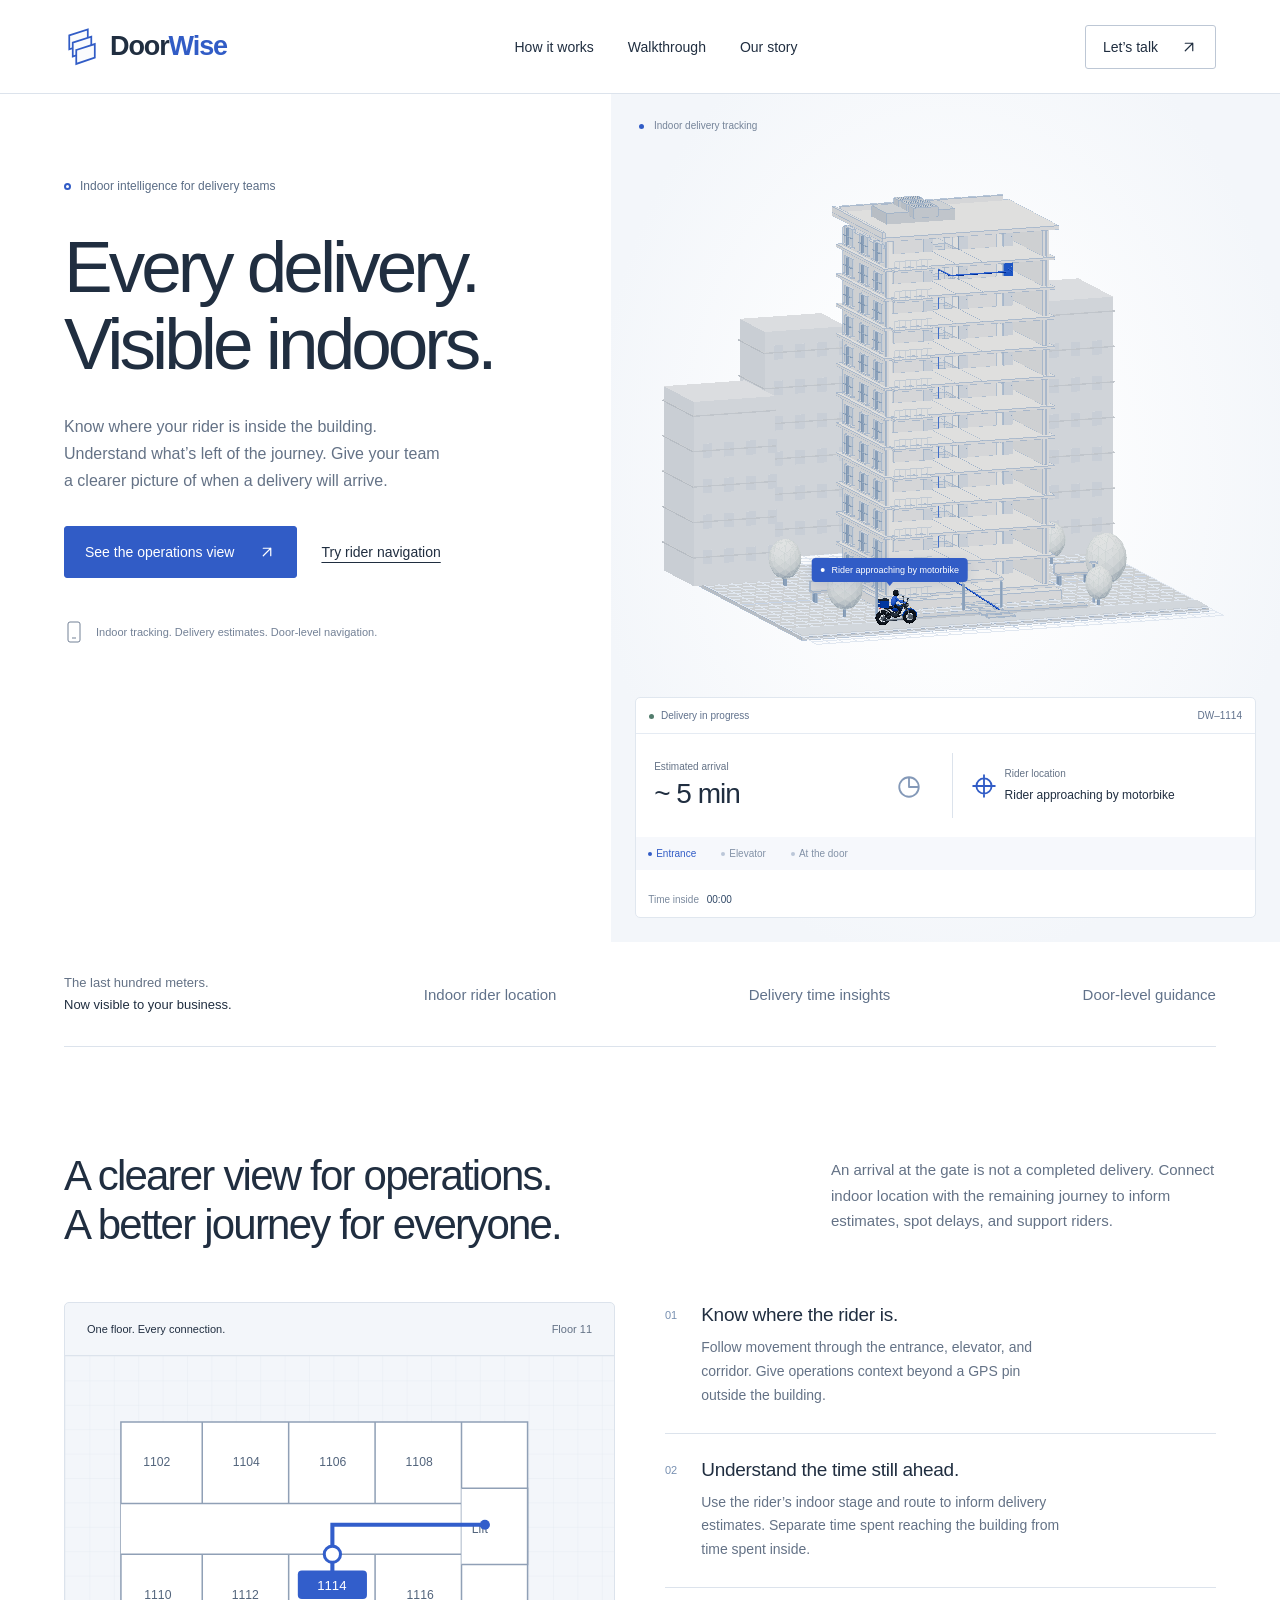
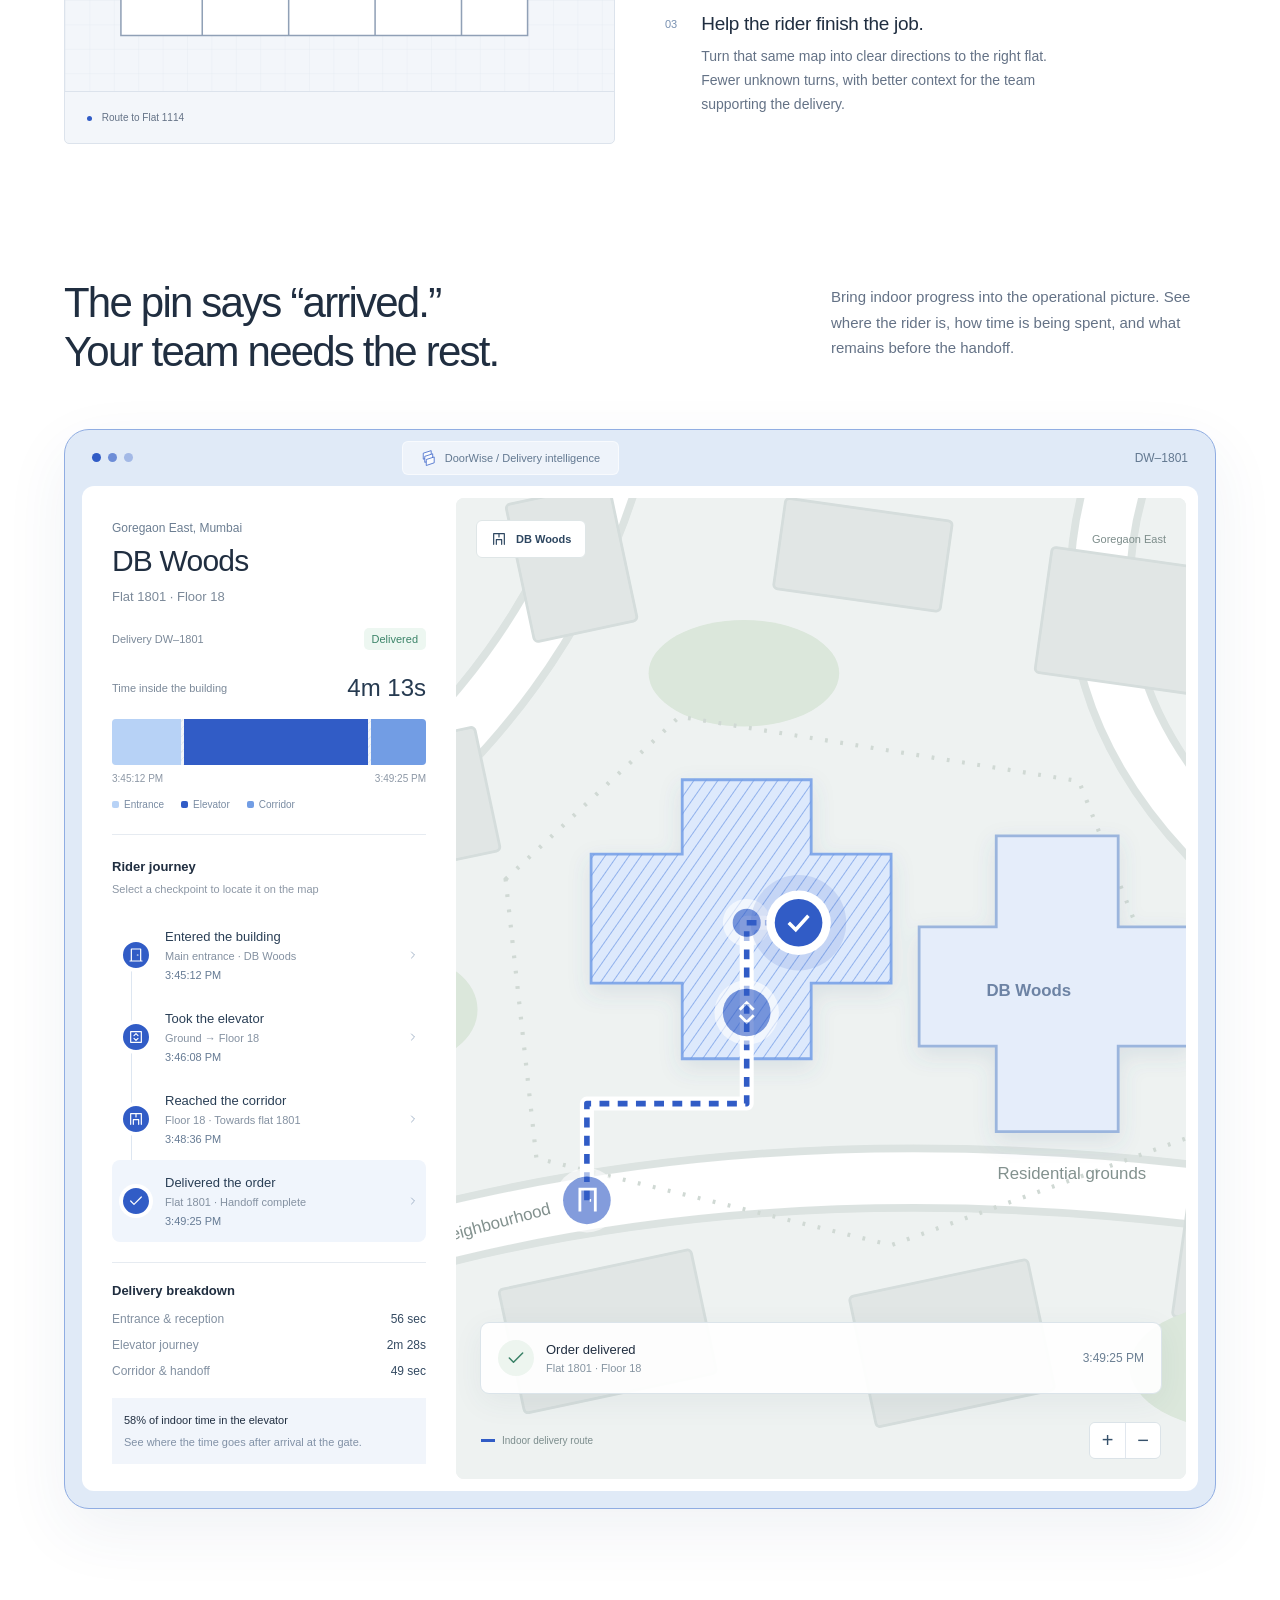
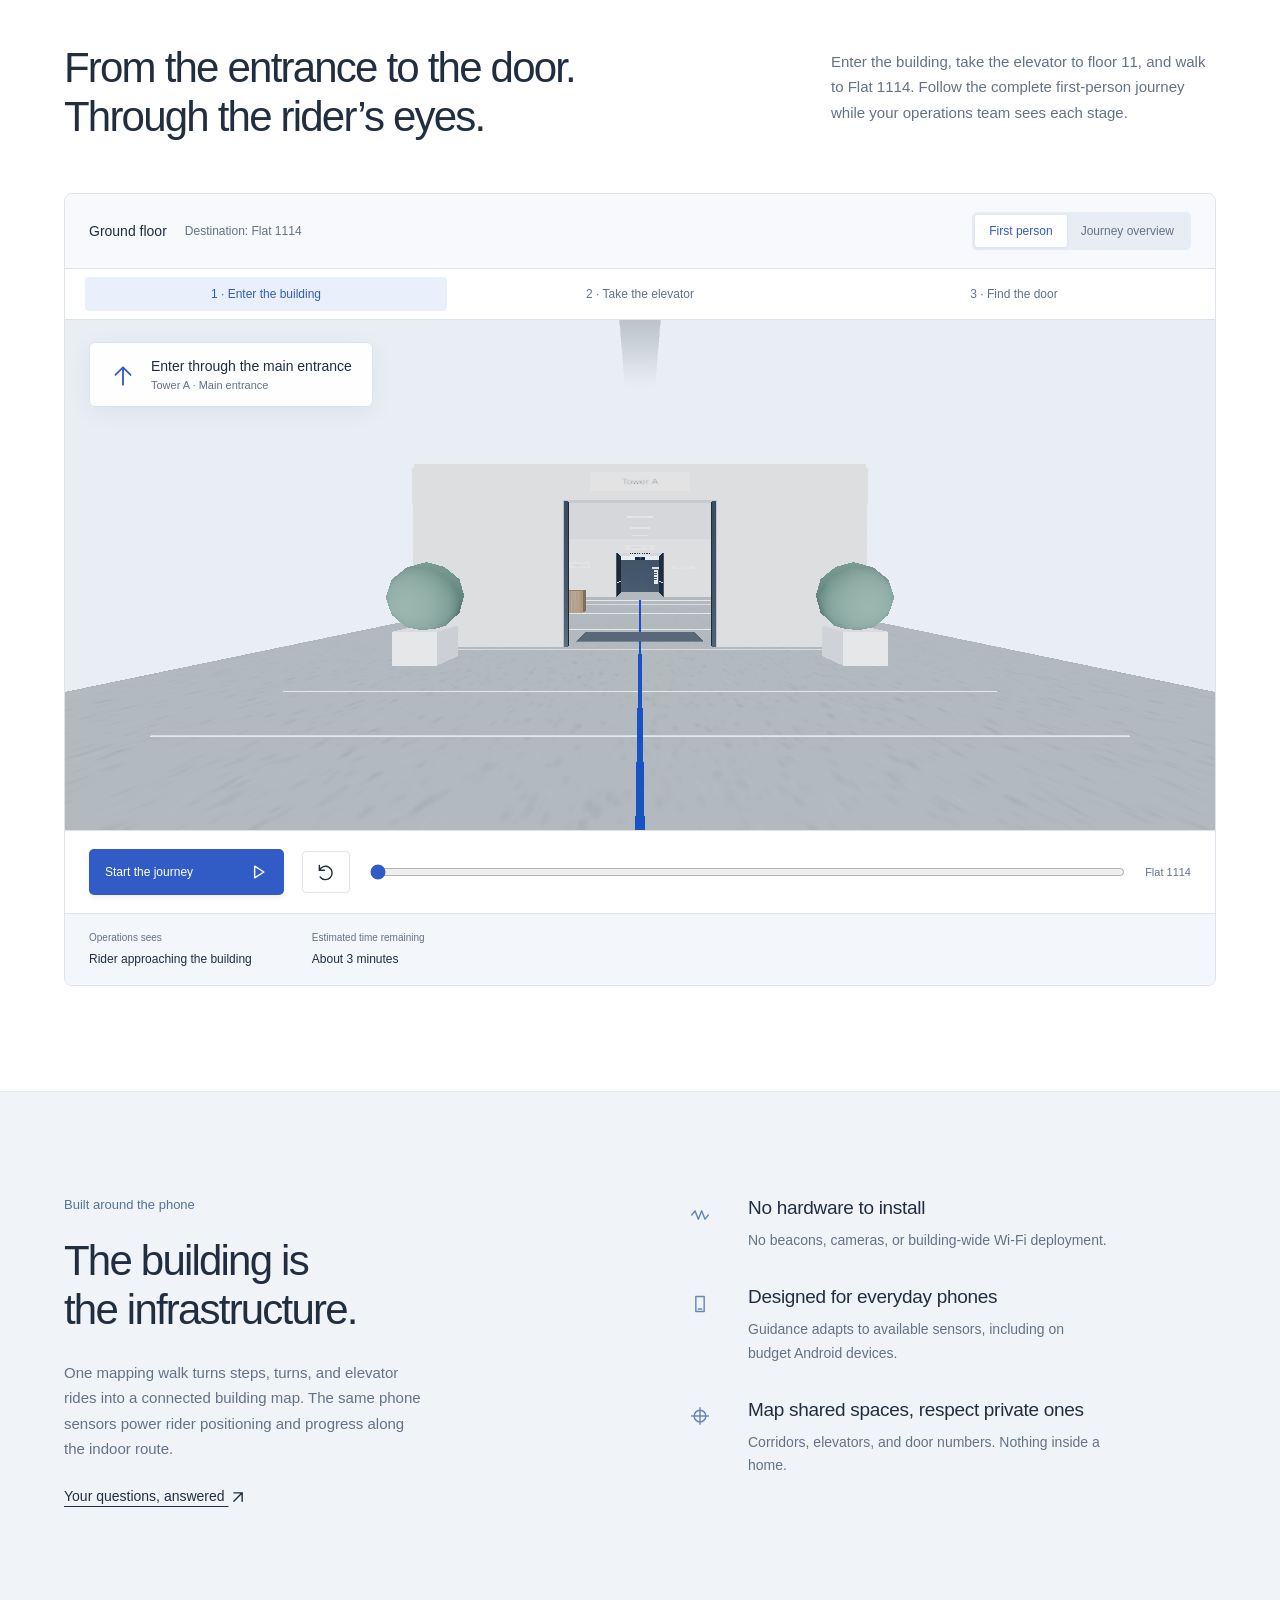
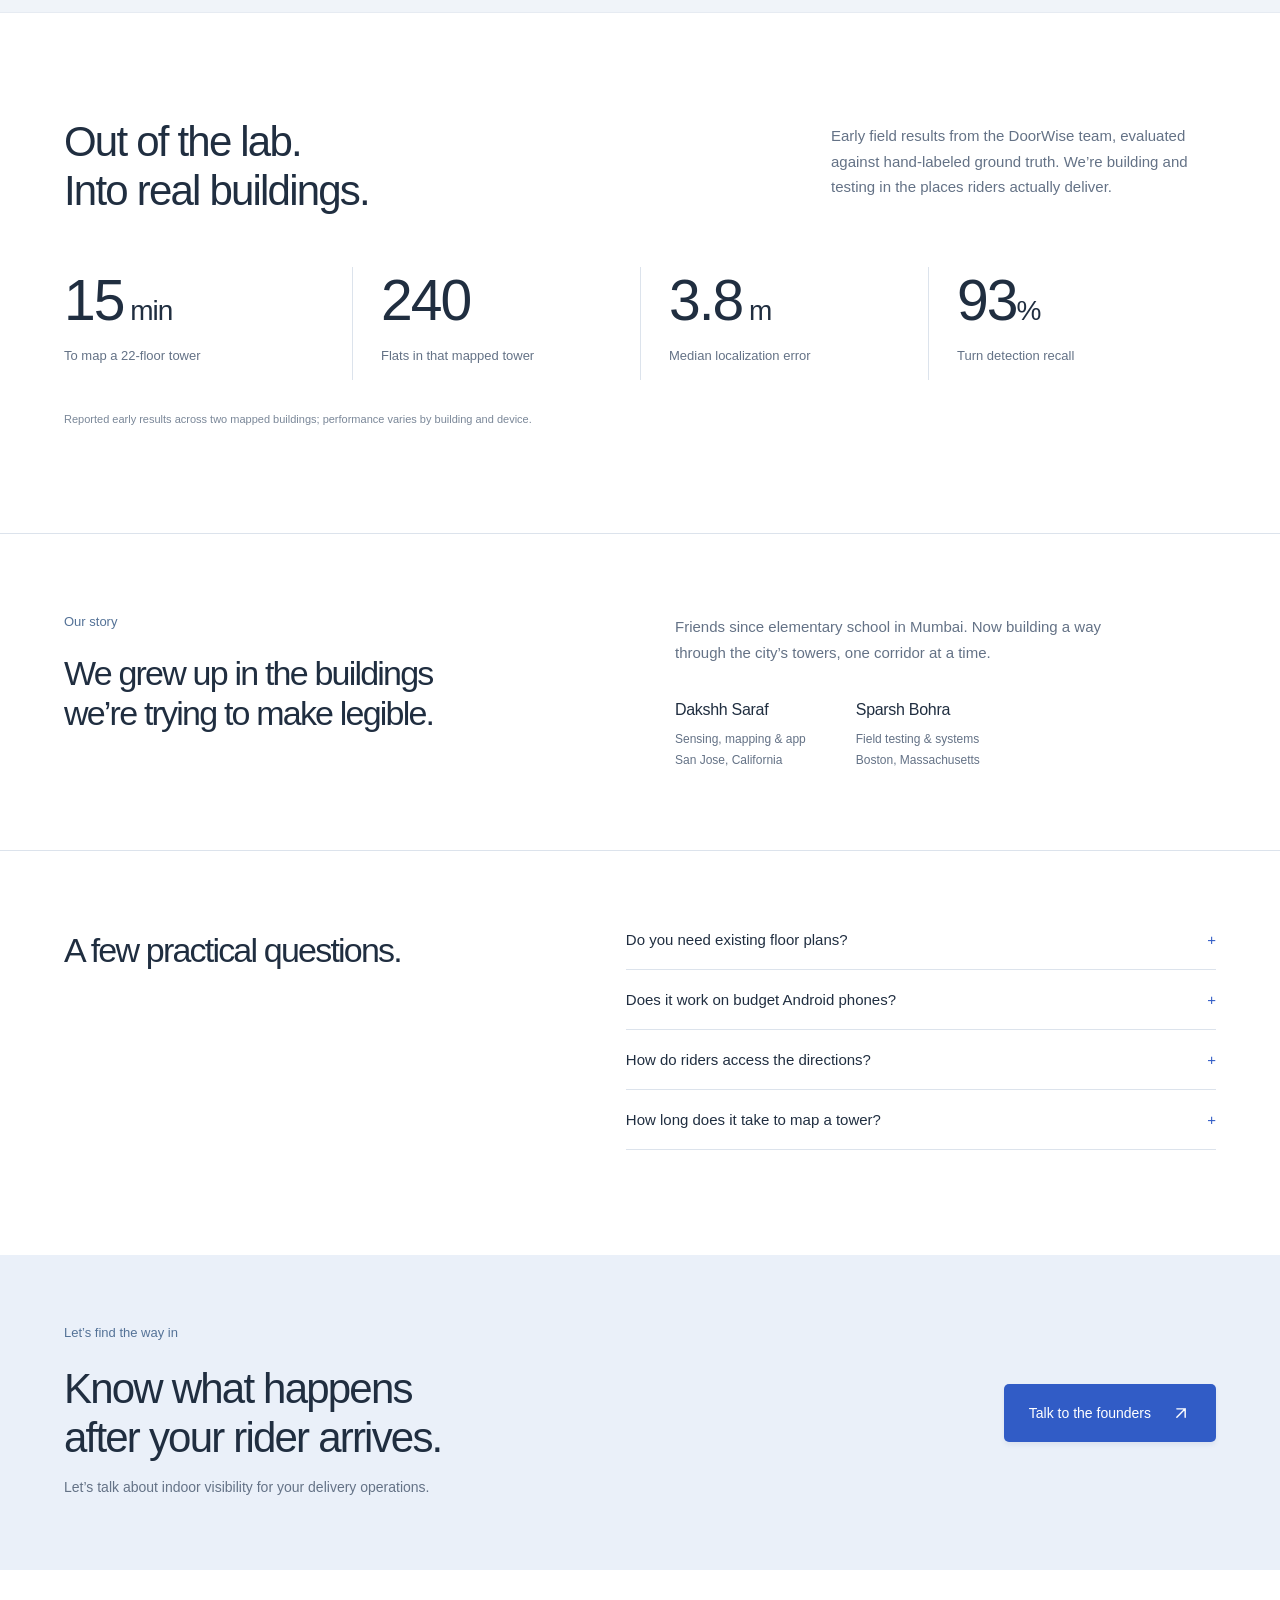
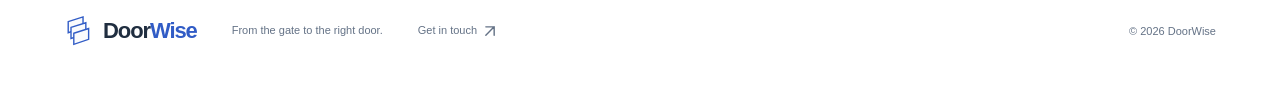
<file: index.html>
<!doctype html>
<html lang="en"><head><meta charset="utf-8"><meta name="viewport" content="width=device-width,initial-scale=1"><title>DoorWise — Indoor visibility for delivery teams</title><meta name="description" content="Track riders indoors, understand delivery progress, and inform arrival estimates with DoorWise."><link rel="stylesheet" href="style.css?v=20967f89d3d1"><link rel="icon" type="image/svg+xml" href="logo-mark.svg"><script type="importmap">{"imports":{"three":"./vendor/three.module.js","three/addons/controls/OrbitControls.js":"./vendor/OrbitControls.js"}}</script></head>
<body><a class="skip" href="#main">Skip to content</a>
<header><a class="brand" href="#" aria-label="DoorWise home"><img class="brand-mark" src="logo-mark.svg" width="35" height="40" alt=""><span class="brand-name">Door<span>Wise</span></span></a><nav aria-label="Main navigation"><a href="#how">How it works</a><a href="#walkthrough">Walkthrough</a><a href="#about">Our story</a></nav><a class="nav-contact" href="#contact">Let’s talk <span><svg class="ui-icon" viewBox="0 0 24 24" fill="none" stroke="currentColor" stroke-width="1.7" stroke-linecap="round" stroke-linejoin="round" aria-hidden="true"><path d="M7 17 17 7M7 7h10v10"/></svg></span></a></header>
<main id="main"><section class="hero"><div class="hero-copy"><div class="intro"><span></span> Indoor intelligence for delivery teams</div><h1>Every delivery.<br>Visible indoors.</h1><p>Know where your rider is inside the building. Understand what’s left of the journey. Give your team a clearer picture of when a delivery will arrive.</p><div class="actions"><a class="primary" href="#insights">See the operations view <span><svg class="ui-icon" viewBox="0 0 24 24" fill="none" stroke="currentColor" stroke-width="1.7" stroke-linecap="round" stroke-linejoin="round" aria-hidden="true"><path d="M7 17 17 7M7 7h10v10"/></svg></span></a><button class="text-link secondary-demo" data-demo>Try rider navigation</button></div><div class="hero-note"><svg width="20" height="24" viewBox="0 0 20 24" fill="none" aria-hidden="true"><rect x="4" y="2" width="12" height="20" rx="2" stroke="currentColor"/><path d="M8 18h4" stroke="currentColor"/></svg><span>Indoor tracking. Delivery estimates. Door-level navigation.</span></div></div>
<div class="model-wrap" id="model-wrap"><div class="model-top"><span><i></i> Indoor delivery tracking</span></div><div id="scene" role="img" aria-label="Motorbike arrival and indoor delivery through reception, elevator and corridor. Drag to rotate."></div><div id="fallback" hidden><img src="blueprint.svg" alt="Architectural floor plan"><p>Explore the building using the interactive map below.</p></div><div class="destination"><div class="tracking-head"><span><i></i> Delivery in progress</span><span>DW–1114</span></div><div class="eta-row"><div><small>Estimated arrival</small><strong id="eta">~ 3 min</strong></div><span class="eta-icon"><svg class="ui-icon" viewBox="0 0 24 24" fill="none" stroke="currentColor" stroke-width="1.7" stroke-linecap="round" stroke-linejoin="round" aria-hidden="true"><path d="M12 4v8h8M21 12a9 9 0 1 1-18 0 9 9 0 0 1 18 0"/></svg></span></div><div class="tracking-location"><span class="pin"><svg class="ui-icon" viewBox="0 0 24 24" fill="none" stroke="currentColor" stroke-width="1.7" stroke-linecap="round" stroke-linejoin="round" aria-hidden="true"><path d="M12 2v20M2 12h20M19 12a7 7 0 1 1-14 0 7 7 0 0 1 14 0"/></svg></span><div><small>Rider location</small><strong id="location">Entrance · Ground floor</strong></div></div><div class="events"><div class="event current"><i></i> Entrance</div><div class="event"><i></i> Elevator</div><div class="event"><i></i> At the door</div></div><div class="tracking-foot"><span>Time inside <b id="journey-time">00:24</b></span></div></div><div class="route-control"><section class="delivery-timeline" aria-label="Delivery timeline"><ol><li data-checkpoint="0" hidden><svg class="checkpoint-check" viewBox="0 0 20 20" fill="none" aria-hidden="true"><circle cx="10" cy="10" r="9" fill="#e4f5ec"/><path d="m5.8 10 2.7 2.7 5.7-5.7" stroke="#27845a" stroke-width="1.8" stroke-linecap="round" stroke-linejoin="round"/></svg><span>Rider arrived</span><time>—</time></li><li data-checkpoint="1" hidden><svg class="checkpoint-check" viewBox="0 0 20 20" fill="none" aria-hidden="true"><circle cx="10" cy="10" r="9" fill="#e4f5ec"/><path d="m5.8 10 2.7 2.7 5.7-5.7" stroke="#27845a" stroke-width="1.8" stroke-linecap="round" stroke-linejoin="round"/></svg><span>Reached reception</span><time>—</time></li><li data-checkpoint="2" hidden><svg class="checkpoint-check" viewBox="0 0 20 20" fill="none" aria-hidden="true"><circle cx="10" cy="10" r="9" fill="#e4f5ec"/><path d="m5.8 10 2.7 2.7 5.7-5.7" stroke="#27845a" stroke-width="1.8" stroke-linecap="round" stroke-linejoin="round"/></svg><span>Entered elevator</span><time>—</time></li><li data-checkpoint="3" hidden><svg class="checkpoint-check" viewBox="0 0 20 20" fill="none" aria-hidden="true"><circle cx="10" cy="10" r="9" fill="#e4f5ec"/><path d="m5.8 10 2.7 2.7 5.7-5.7" stroke="#27845a" stroke-width="1.8" stroke-linecap="round" stroke-linejoin="round"/></svg><span>Reached floor 11</span><time>—</time></li><li data-checkpoint="4" hidden><svg class="checkpoint-check" viewBox="0 0 20 20" fill="none" aria-hidden="true"><circle cx="10" cy="10" r="9" fill="#e4f5ec"/><path d="m5.8 10 2.7 2.7 5.7-5.7" stroke="#27845a" stroke-width="1.8" stroke-linecap="round" stroke-linejoin="round"/></svg><span>Order delivered</span><time>—</time></li></ol></section></div></div></section>
<div class="context-band"><p>The last hundred meters.<br><strong>Now visible to your business.</strong></p><div>Indoor rider location</div><div>Delivery time insights</div><div>Door-level guidance</div></div>
<section id="how" class="workflow section"><div class="section-heading"><h2>A clearer view for operations.<br>A better journey for everyone.</h2><p>An arrival at the gate is not a completed delivery. Connect indoor location with the remaining journey to inform estimates, spot delays, and support riders.</p></div><div class="workflow-grid"><div class="plan-visual"><div class="plan-title"><span>One floor. Every connection.</span><span>Floor 11</span></div><svg viewBox="0 0 540 330" role="img" aria-label="Floor plan showing a route from the elevator to flat 1114"><defs><pattern id="grid" width="24" height="24" patternUnits="userSpaceOnUse"><path d="M24 0H0V24" fill="none" stroke="#dce3ec" stroke-width=".5"/></pattern></defs><rect width="540" height="330" fill="url(#grid)"/><g fill="#fff" stroke="#90a0b6" stroke-width="1.5"><path d="M55 65h400v210H55z"/><path d="M55 145h335v50H55M390 65v210M135 65v80m85-80v80m85-80v80M135 195v80m85-80v80m85-80v80"/><path d="M390 130h65v75h-65"/></g><g fill="#52647c" font-size="12" font-family="Arial"><text x="77" y="108">1102</text><text x="165" y="108">1104</text><text x="250" y="108">1106</text><text x="335" y="108">1108</text><text x="78" y="239">1110</text><text x="164" y="239">1112</text><text x="336" y="239">1116</text><text x="400" y="174">Lift</text></g><path d="M413 166H263v57" fill="none" stroke="#325ecb" stroke-width="4" stroke-linecap="round" class="plan-route"/><circle cx="413" cy="166" r="5" fill="#325ecb"/><rect x="229" y="211" width="68" height="28" rx="4" fill="#325ecb"/><text x="248" y="230" fill="white" font-size="13" font-family="Arial">1114</text><circle cx="263" cy="195" r="8" fill="white" stroke="#325ecb" stroke-width="3"/></svg><div class="plan-caption"><span><i></i> Route to Flat 1114</span></div></div><div class="steps"><article><span>01</span><div><h3>Know where the rider is.</h3><p>Follow movement through the entrance, elevator, and corridor. Give operations context beyond a GPS pin outside the building.</p></div></article><article><span>02</span><div><h3>Understand the time still ahead.</h3><p>Use the rider’s indoor stage and route to inform delivery estimates. Separate time spent reaching the building from time spent inside.</p></div></article><article><span>03</span><div><h3>Help the rider finish the job.</h3><p>Turn that same map into clear directions to the right flat. Fewer unknown turns, with better context for the team supporting the delivery.</p></div></article></div></div></section>
<section id="insights" class="section insights"><div class="section-heading"><h2>The pin says “arrived.”<br>Your team needs the rest.</h2><p>Bring indoor progress into the operational picture. See where the rider is, how time is being spent, and what remains before the handoff.</p></div><div class="dw-console dw-v3"><div class="dw-console-top"><div class="dw-window-dots"><i></i><i></i><i></i></div><span class="dw-frame-address"><img src="logo-mark.svg" width="15" height="18" alt=""> DoorWise / Delivery intelligence</span><span class="dw-console-id">DW–1801</span></div><div class="dw-console-body"><aside class="dw-sidebar"><div class="dw-property"><span class="dw-location">Goregaon East, Mumbai</span><h3>DB Woods</h3><p>Flat 1801 · Floor 18</p><div class="dw-order"><span>Delivery DW–1801</span><span class="dw-delivered">Delivered</span></div></div><div class="dw-duration"><div><span>Time inside the building</span><strong>4m 13s</strong></div><div class="dw-time-track" aria-label="56 seconds at entrance, 2 minutes 28 seconds in elevator, 49 seconds in corridor"><i title="Entrance · 56 sec"></i><i title="Elevator · 2m 28s"></i><i title="Corridor · 49 sec"></i></div><div class="dw-time-labels"><span>3:45:12 PM</span><span>3:49:25 PM</span></div><div class="dw-chart-legend"><span><i></i>Entrance</span><span><i></i>Elevator</span><span><i></i>Corridor</span></div></div><div class="dw-journey"><h4>Rider journey</h4><p>Select a checkpoint to locate it on the map</p><div class="dw-events"><button class="dw-event " data-dw-step="0" aria-pressed="false"><span class="dw-event-icon"><svg viewBox="0 0 24 24" fill="none" stroke="currentColor" stroke-width="1.8" stroke-linecap="round" stroke-linejoin="round" aria-hidden="true"><path d="M5 21V3h14v18M14 12h1M3 21h18"/></svg></span><span><strong>Entered the building</strong><small>Main entrance · DB Woods</small><time>3:45:12 PM</time></span><svg viewBox="0 0 24 24" fill="none" stroke="currentColor" stroke-width="1.8" stroke-linecap="round" stroke-linejoin="round" aria-hidden="true"><path d="m9 6 6 6-6 6"/></svg></button><button class="dw-event " data-dw-step="1" aria-pressed="false"><span class="dw-event-icon"><svg viewBox="0 0 24 24" fill="none" stroke="currentColor" stroke-width="1.8" stroke-linecap="round" stroke-linejoin="round" aria-hidden="true"><path d="M4 4h16v16H4zM9 10l3-3 3 3M9 14l3 3 3-3"/></svg></span><span><strong>Took the elevator</strong><small>Ground → Floor 18</small><time>3:46:08 PM</time></span><svg viewBox="0 0 24 24" fill="none" stroke="currentColor" stroke-width="1.8" stroke-linecap="round" stroke-linejoin="round" aria-hidden="true"><path d="m9 6 6 6-6 6"/></svg></button><button class="dw-event " data-dw-step="2" aria-pressed="false"><span class="dw-event-icon"><svg viewBox="0 0 24 24" fill="none" stroke="currentColor" stroke-width="1.8" stroke-linecap="round" stroke-linejoin="round" aria-hidden="true"><path d="M4 20V4h16v16M8 20v-7h8v7M12 4v5"/></svg></span><span><strong>Reached the corridor</strong><small>Floor 18 · Towards flat 1801</small><time>3:48:36 PM</time></span><svg viewBox="0 0 24 24" fill="none" stroke="currentColor" stroke-width="1.8" stroke-linecap="round" stroke-linejoin="round" aria-hidden="true"><path d="m9 6 6 6-6 6"/></svg></button><button class="dw-event is-selected" data-dw-step="3" aria-pressed="true"><span class="dw-event-icon"><svg viewBox="0 0 24 24" fill="none" stroke="currentColor" stroke-width="1.8" stroke-linecap="round" stroke-linejoin="round" aria-hidden="true"><path d="m4 12 5 5L20 6"/></svg></span><span><strong>Delivered the order</strong><small>Flat 1801 · Handoff complete</small><time>3:49:25 PM</time></span><svg viewBox="0 0 24 24" fill="none" stroke="currentColor" stroke-width="1.8" stroke-linecap="round" stroke-linejoin="round" aria-hidden="true"><path d="m9 6 6 6-6 6"/></svg></button></div></div><div class="dw-snapshot"><h4>Delivery breakdown</h4><dl><div><dt>Entrance & reception</dt><dd>56 sec</dd></div><div><dt>Elevator journey</dt><dd>2m 28s</dd></div><div><dt>Corridor & handoff</dt><dd>49 sec</dd></div></dl><div class="dw-insight"><strong>58% of indoor time in the elevator</strong><p>See where the time goes after arrival at the gate.</p></div></div></aside><div class="dw-map"><div class="dw-map-heading"><span><svg viewBox="0 0 24 24" fill="none" stroke="currentColor" stroke-width="1.8" stroke-linecap="round" stroke-linejoin="round" aria-hidden="true"><path d="M4 20V4h16v16M8 20v-7h8v7M12 4v5"/></svg> DB Woods</span><span>Goregaon East</span></div><div class="dw-map-art"><svg class="dw-map-svg" preserveAspectRatio="xMidYMid slice" viewBox="0 0 840 700" role="img" aria-label="DB Woods concept site map, with entrance, elevator and delivery destination"><defs><pattern id="dw-hatch" width="7" height="7" patternUnits="userSpaceOnUse" patternTransform="rotate(35)"><path d="M0 0v7" stroke="#7199e6" stroke-width="1"/></pattern><filter id="dw-shadow"><feDropShadow dx="0" dy="6" stdDeviation="8" flood-color="#42618b" flood-opacity=".12"/></filter></defs><rect width="840" height="700" fill="#eef2f1"/><path d="M-40 320Q220 180 275-40M-20 580Q370 420 885 530M640-40Q545 200 880 370" fill="none" stroke="#dce3e1" stroke-width="48"/><path d="M-40 320Q220 180 275-40M-20 580Q370 420 885 530M640-40Q545 200 880 370" fill="none" stroke="#fff" stroke-width="37"/><g fill="#e1e6e5" stroke="#d5dddc" stroke-width="2"><rect x="30" y="20" width="100" height="70" rx="3" transform="rotate(-12 30 20)"/><rect x="195" y="5" width="75" height="100" rx="3" transform="rotate(-12 195 5)"/><rect x="395" y="0" width="120" height="65" rx="3" transform="rotate(8 395 0)"/><rect x="585" y="35" width="120" height="90" rx="3" transform="rotate(8 585 35)"/><rect x="740" y="185" width="90" height="155" rx="3" transform="rotate(8 740 185)"/><rect x="690" y="445" width="95" height="140" rx="3" transform="rotate(8 690 445)"/><rect x="440" y="570" width="130" height="95" rx="3" transform="rotate(-12 440 570)"/><rect x="190" y="565" width="140" height="90" rx="3" transform="rotate(-12 190 565)"/><rect x="10" y="410" width="100" height="120" rx="3" transform="rotate(-12 10 410)"/><rect x="70" y="185" width="105" height="90" rx="3" transform="rotate(-12 70 185)"/></g><g fill="#dbe7db"><ellipse cx="365" cy="125" rx="68" ry="38"/><ellipse cx="720" cy="620" rx="80" ry="45"/><ellipse cx="125" cy="365" rx="50" ry="38"/></g><g fill="none" stroke="#d0d9d4" stroke-width="3" stroke-dasharray="2 9"><path d="M195 272 319 156 604 202 702 449 470 533 217 471Z"/></g><g class="dw-site" filter="url(#dw-shadow)"><path d="M256 254h65v-53h92v53h57v92h-57v54h-92v-54h-65Z" fill="#dde9fc" stroke="#83a9e9" stroke-width="2"/><path d="M490 306h55v-65h87v65h52v85h-52v61h-87v-61h-55Z" fill="#e5edfa" stroke="#9bb5dd" stroke-width="2"/><path d="M256 254h65v-53h92v53h57v92h-57v54h-92v-54h-65Z" fill="url(#dw-hatch)"/></g><path d="M253 501 253 432 367 432 367 303 404 303" stroke="white" stroke-width="10" fill="none" stroke-linejoin="round"/><path class="dw-map-route" d="M253 501 253 432 367 432 367 303 404 303" stroke="#315cc6" stroke-width="4" fill="none" stroke-linejoin="round" stroke-dasharray="7 6"/><g font-family="Arial" fill="#82918e" font-size="12"><text x="88" y="548" transform="rotate(-15 88 548)">Gokuldham neighbourhood</text><text x="546" y="486">Residential grounds</text><text x="538" y="355" fill="#6d83a4" font-weight="600">DB Woods</text></g><g class="dw-marker" data-dw-pin="0" transform="translate(253 501)"><circle r="23" fill="#fff"/><circle r="17" fill="#315cc6"/><path d="M-5 8V-8H6V8M2 0h1" fill="none" stroke="white" stroke-width="2"/></g><g class="dw-marker" data-dw-pin="1" transform="translate(367 367)"><circle r="23" fill="#fff"/><circle r="17" fill="#315cc6"/><path d="m-5-2 5-5 5 5m-10 4 5 5 5-5" fill="none" stroke="white" stroke-width="2"/></g><g class="dw-marker" data-dw-pin="2" transform="translate(367 303)"><circle r="17" fill="white"/><circle r="10" fill="#315cc6"/></g><g class="dw-marker is-selected" data-dw-pin="3" transform="translate(404 303)"><circle class="dw-pin-halo" r="34" fill="#315cc6" opacity=".14"/><circle r="23" fill="white"/><circle r="17" fill="#315cc6"/><path d="m-7 0 5 5 9-10" fill="none" stroke="white" stroke-width="2.5"/></g></svg></div><div class="dw-map-callout"><span class="dw-callout-icon"><svg viewBox="0 0 24 24" fill="none" stroke="currentColor" stroke-width="1.8" stroke-linecap="round" stroke-linejoin="round" aria-hidden="true"><path d="m4 12 5 5L20 6"/></svg></span><div><strong id="dw-map-stage">Order delivered</strong><span id="dw-map-detail">Flat 1801 · Floor 18</span></div><time id="dw-map-time">3:49:25 PM</time></div><div class="dw-map-bottom"><span><i></i> Indoor delivery route</span><div><button data-dw-zoom="1" aria-label="Zoom in on building">+</button><button data-dw-zoom="-1" aria-label="Zoom out of building">−</button></div></div></div></div></div></section><section id="walkthrough" class="section walkthrough"><div class="section-heading"><h2>From the entrance to the door.<br>Through the rider’s eyes.</h2><p>Enter the building, take the elevator to floor 11, and walk to Flat 1114. Follow the complete first-person journey while your operations team sees each stage.</p></div><div class="walk-shell"><div class="walk-toolbar"><div><strong id="walk-floor">Ground floor</strong><span>Destination: Flat 1114</span></div><div class="walk-views" aria-label="Walkthrough camera view"><button data-walk-view="first" aria-pressed="true">First person</button><button data-walk-view="overview" aria-pressed="false">Journey overview</button></div></div><div class="walk-stage-nav" aria-label="Jump to a journey stage"><button data-walk-stage="0" aria-pressed="true">1 · Enter the building</button><button data-walk-stage="1" aria-pressed="false">2 · Take the elevator</button><button data-walk-stage="2" aria-pressed="false">3 · Find the door</button></div><div class="walk-viewport"><div id="walk-scene" role="img" aria-label="First-person 3D walkthrough of a residential corridor leading to flat 1114"></div><div class="walk-instruction"><span id="walk-icon"><svg class="ui-icon" viewBox="0 0 24 24" fill="none" stroke="currentColor" stroke-width="1.7" stroke-linecap="round" stroke-linejoin="round" aria-hidden="true"><path d="M12 20V4m-7 7 7-7 7 7"/></svg></span><div><strong id="walk-direction">Continue along the corridor</strong><small id="walk-distance">28 m to Flat 1114</small></div></div><p id="walk-fallback" hidden>The 3D walkthrough needs WebGL. You can still explore the original rider map using “Try rider navigation” above.</p></div><div class="walk-controls"><button id="walk-play" class="primary" aria-label="Start first-person walkthrough">Walk to the door <span><svg class="ui-icon" viewBox="0 0 24 24" fill="none" stroke="currentColor" stroke-width="1.7" stroke-linecap="round" stroke-linejoin="round" aria-hidden="true"><path d="m8 5 11 7-11 7Z"/></svg></span></button><button id="walk-restart" aria-label="Restart walkthrough"><svg class="ui-icon" viewBox="0 0 24 24" fill="none" stroke="currentColor" stroke-width="1.7" stroke-linecap="round" stroke-linejoin="round" aria-hidden="true"><path d="M4 10a8 8 0 1 1 1 8M4 4v6h6"/></svg></button><label for="walk-progress" class="sr-only">Progress from building entrance to flat 1114</label><input id="walk-progress" type="range" min="0" max="100" value="0" step="0.1"><span class="walk-end">Flat 1114</span></div><div class="walk-business"><div><small>Operations sees</small><strong id="walk-status">Rider has exited the elevator</strong></div><div><small>Estimated time remaining</small><strong id="walk-eta">Less than a minute</strong></div></div></div></section><section id="technology" class="technology section"><div class="tech-copy"><span class="section-kicker">Built around the phone</span><h2>The building is<br>the infrastructure.</h2><p>One mapping walk turns steps, turns, and elevator rides into a connected building map. The same phone sensors power rider positioning and progress along the indoor route.</p><a class="text-link" href="#questions">Your questions, answered <span><svg class="ui-icon" viewBox="0 0 24 24" fill="none" stroke="currentColor" stroke-width="1.7" stroke-linecap="round" stroke-linejoin="round" aria-hidden="true"><path d="M7 17 17 7M7 7h10v10"/></svg></span></a></div><div class="tech-list"><article><span><svg class="ui-icon" viewBox="0 0 24 24" fill="none" stroke="currentColor" stroke-width="1.7" stroke-linecap="round" stroke-linejoin="round" aria-hidden="true"><path d="m2 12 4-5 4 10 4-10 4 10 4-5"/></svg></span><div><h3>No hardware to install</h3><p>No beacons, cameras, or building-wide Wi-Fi deployment.</p></div></article><article><span><svg class="ui-icon" viewBox="0 0 24 24" fill="none" stroke="currentColor" stroke-width="1.7" stroke-linecap="round" stroke-linejoin="round" aria-hidden="true"><path d="M7 3h10v18H7zM10 18h4"/></svg></span><div><h3>Designed for everyday phones</h3><p>Guidance adapts to available sensors, including on budget Android devices.</p></div></article><article><span><svg class="ui-icon" viewBox="0 0 24 24" fill="none" stroke="currentColor" stroke-width="1.7" stroke-linecap="round" stroke-linejoin="round" aria-hidden="true"><path d="M12 2v20M2 12h20M19 12a7 7 0 1 1-14 0 7 7 0 0 1 14 0"/></svg></span><div><h3>Map shared spaces, respect private ones</h3><p>Corridors, elevators, and door numbers. Nothing inside a home.</p></div></article></div></section>
<section class="evidence section"><div class="section-heading"><h2>Out of the lab.<br>Into real buildings.</h2><p>Early field results from the DoorWise team, evaluated against hand-labeled ground truth. We’re building and testing in the places riders actually deliver.</p></div><div class="metrics"><div><strong>15<span> min</span></strong><p>To map a 22-floor tower</p></div><div><strong>240</strong><p>Flats in that mapped tower</p></div><div><strong>3.8<span> m</span></strong><p>Median localization error</p></div><div><strong>93<span>%</span></strong><p>Turn detection recall</p></div></div><p class="data-note">Reported early results across two mapped buildings; performance varies by building and device.</p></section>
<section id="about" class="about section"><div><span class="section-kicker">Our story</span><h2>We grew up in the buildings<br>we’re trying to make legible.</h2></div><div><p>Friends since elementary school in Mumbai. Now building a way through the city’s towers, one corridor at a time.</p><div class="people"><div><h3>Dakshh Saraf</h3><p>Sensing, mapping & app<br>San Jose, California</p></div><div><h3>Sparsh Bohra</h3><p>Field testing & systems<br>Boston, Massachusetts</p></div></div></div></section>
<section id="questions" class="faq section"><h2>A few practical questions.</h2><div><details><summary>Do you need existing floor plans?<span>+</span></summary><p>No. A mapper walks the building with a normal phone. Its sensors capture steps, turns, floors, and elevator movement to build the map.</p></details><details><summary>Does it work on budget Android phones?<span>+</span></summary><p>Yes. Guidance adapts to the sensors available. On devices without a barometer or gyroscope, the system can use accelerometer-based elevator detection and step-and-compass guidance.</p></details><details><summary>How do riders access the directions?<span>+</span></summary><p>During pilots, through the DoorWise app. Integration into a delivery platform’s existing rider app is the longer-term path.</p></details><details><summary>How long does it take to map a tower?<span>+</span></summary><p>The team mapped a 22-floor, 240-unit tower in about 15 minutes. Repeating floor layouts reduce the amount of surveying needed; timing depends on the building.</p></details></div></section>
<section id="contact" class="contact section"><div><span class="section-kicker">Let’s find the way in</span><h2>Know what happens<br>after your rider arrives.</h2><p>Let’s talk about indoor visibility for your delivery operations.</p></div><a class="primary" href="mailto:dakshhsaraf@gmail.com">Talk to the founders <span><svg class="ui-icon" viewBox="0 0 24 24" fill="none" stroke="currentColor" stroke-width="1.7" stroke-linecap="round" stroke-linejoin="round" aria-hidden="true"><path d="M7 17 17 7M7 7h10v10"/></svg></span></a></section></main><footer><a class="brand" href="#" aria-label="DoorWise home"><img class="brand-mark" src="logo-mark.svg" width="35" height="40" alt=""><span class="brand-name">Door<span>Wise</span></span></a><p>From the gate to the right door.</p><a href="mailto:dakshhsaraf@gmail.com">Get in touch <svg class="ui-icon" viewBox="0 0 24 24" fill="none" stroke="currentColor" stroke-width="1.7" stroke-linecap="round" stroke-linejoin="round" aria-hidden="true"><path d="M7 17 17 7M7 7h10v10"/></svg></a><span>© 2026 DoorWise</span></footer>
<dialog id="demo-dialog"><div class="dialog-head"><div><strong>Explore the mapped building</strong><span>Original DoorWise field demo</span></div><button id="close-demo" aria-label="Close building demo">✕</button></div><iframe title="DoorWise interactive field map" data-src="demo.html"></iframe></dialog><script type="module" src="scene.js?v=20967f89d3d1"></script><script type="module" src="walkthrough-loader.js?v=20967f89d3d1"></script><script src="ui.js?v=20967f89d3d1"></script></body></html>
</file>
<file: style.css>
:root{--ink:#202e40;--muted:#647286;--blue:#315cc6;--line:#dce3ec;--pale:#f1f5fa}*{box-sizing:border-box}html{scroll-behavior:smooth;scroll-padding-top:90px}body{margin:0;color:var(--ink);font-family:Arial,Helvetica,sans-serif;background:#fff;-webkit-font-smoothing:antialiased}a{color:inherit;text-decoration:none}button{font:inherit;cursor:pointer}a,button{-webkit-tap-highlight-color:transparent}button:focus-visible,a:focus-visible,summary:focus-visible{outline:3px solid #7194ed;outline-offset:5px}.skip{position:fixed;left:20px;top:-60px;background:#fff;padding:10px;z-index:20}.skip:focus{top:10px}header{height:94px;max-width:1440px;padding:0 5%;margin:auto;display:flex;align-items:center;justify-content:space-between;border-bottom:1px solid var(--line)}.brand{font-size:27px;font-weight:700;letter-spacing:-1.2px;display:flex;align-items:center;gap:8px}.brand svg{width:29px;height:33px;stroke:var(--blue);stroke-width:2.5;fill:none}.brand-dot{color:var(--blue);margin-left:-8px}nav{display:flex;gap:34px;font-size:14px}nav a:hover,.text-link:hover{color:var(--blue)}.nav-contact{border:1px solid var(--line);border-radius:5px;padding:12px 18px;font-size:14px}.nav-contact span{margin-left:25px}.hero{max-width:1440px;margin:auto;display:grid;grid-template-columns:46% 54%;min-height:720px;padding-left:5%}.hero-copy{padding:68px 20px 45px 0;z-index:1}.intro{font-size:12px;color:#5b6d86;display:flex;align-items:center;gap:9px}.intro>span{height:7px;width:7px;border:2px solid var(--blue);border-radius:50%}h1{font-size:clamp(60px,6.1vw,88px);font-weight:500;line-height:1.02;letter-spacing:-5px;margin:32px 0 26px}.hero-copy>p{font-size:17px;line-height:1.7;color:var(--muted);max-width:370px}.actions{display:flex;gap:24px;align-items:center;margin-top:32px}.primary{border:0;background:var(--blue);color:#fff;border-radius:5px;padding:17px 21px;font-size:14px;display:inline-flex;justify-content:space-between;align-items:center;gap:30px;box-shadow:0 3px 5px #203d7712}.primary:hover{background:#234aa8}.text-link{font-size:14px;text-decoration:underline;text-underline-offset:5px}.hero-note{font-size:11px;color:#738196;display:flex;align-items:center;gap:12px;margin-top:52px}.model-wrap{position:relative;min-width:0;background:radial-gradient(ellipse at 50% 45%,#fff 15%,#f3f6fa 75%);overflow:hidden}.model-top{position:absolute;top:28px;left:28px;right:28px;display:flex;justify-content:space-between;font-size:10px;color:#758499;z-index:2}.model-top i,.plan-caption i{display:inline-block;background:var(--blue);width:5px;height:5px;border-radius:50%;margin-right:7px}#scene{position:absolute;inset:35px 0 95px;cursor:grab;touch-action:pan-y}#scene:active{cursor:grabbing}#scene canvas{display:block;width:100%;height:100%}.destination{position:absolute;right:28px;top:150px;display:flex;align-items:center;gap:12px;padding:13px 18px;background:#ffffffed;box-shadow:0 6px 30px #36547812;border:1px solid #e0e7ef;border-radius:5px;pointer-events:none}.pin{font-size:27px;color:var(--blue)}.destination small{display:block;color:var(--muted);font-size:10px;margin-bottom:6px}.destination strong{font-size:13px;font-weight:500}.destination strong span{font-size:10px;color:var(--muted);margin-left:14px}.route-control{position:absolute;bottom:24px;left:28px;right:28px}.route-label{display:flex;justify-content:space-between;font-size:11px;color:var(--muted);margin-bottom:16px}.drag-hint{color:#8793a3}.stages{display:flex;border:1px solid #dbe3ed;border-radius:5px;background:#fff;padding:5px;gap:4px}.stages button{border:0;background:none;flex:1;font-size:12px;color:var(--muted);padding:12px 4px;border-radius:3px}.stages button.active{background:#eaf0fd;color:#244fae}.stages b{font-size:10px;font-weight:400;margin-right:7px}.scene-tools{position:absolute;left:28px;bottom:142px;display:flex;gap:6px}.scene-tools button{width:31px;height:31px;border:1px solid var(--line);border-radius:4px;background:#ffffffd9;color:#5a6e89}.context-band{max-width:1296px;margin:auto;padding:30px 0;display:flex;align-items:center;justify-content:space-between;border-bottom:1px solid var(--line);gap:20px}.context-band p{font-size:13px;line-height:1.7;margin:0;color:var(--muted)}.context-band strong{font-weight:400;color:var(--ink)}.context-band>div{font-size:15px;color:#61728a}.section{padding:105px 5%;max-width:1440px;margin:auto}.section-heading{display:flex;justify-content:space-between;align-items:start;gap:70px;margin-bottom:52px}h2{font-weight:500;letter-spacing:-1.8px;font-size:42px;line-height:1.16;margin:0}p{line-height:1.7}.section-heading>p{max-width:385px;font-size:15px;color:var(--muted);margin:5px 0 0}.workflow-grid{display:grid;grid-template-columns:1fr 1fr;gap:80px;align-items:center}.plan-visual{background:#f3f6fa;border:1px solid var(--line);border-radius:5px;overflow:hidden}.plan-title,.plan-caption{display:flex;justify-content:space-between;padding:20px 22px;font-size:11px;color:var(--muted)}.plan-title{border-bottom:1px solid var(--line)}.plan-title span:first-child{color:var(--ink)}.plan-visual svg{width:100%;display:block}.plan-caption{border-top:1px solid var(--line);font-size:10px}.steps article{display:flex;gap:24px;padding:25px 0;border-bottom:1px solid var(--line)}.steps article:first-child{padding-top:0}.steps article:last-child{border:0}.steps article>span{font-size:11px;color:#7890b1;padding-top:5px}h3{font-size:19px;font-weight:500;letter-spacing:-.3px;margin:0 0 10px}.steps p,.tech-list p{font-size:14px;color:var(--muted);margin:0;max-width:360px}.technology{background:#f0f4f9;display:grid;grid-template-columns:1fr 1fr;gap:100px;border-top:1px solid #e6ebf2;border-bottom:1px solid #e6ebf2}.section-kicker{display:block;color:#547297;font-size:13px;margin-bottom:25px}.tech-copy>p{max-width:360px;color:var(--muted);font-size:15px;margin:25px 0}.tech-list article{display:flex;gap:24px;margin-bottom:33px}.tech-list article:last-child{margin:0}.tech-list article>span{font-size:28px;width:34px;color:#6586b9}.metrics{display:grid;grid-template-columns:repeat(4,1fr)}.metrics>div{padding-left:28px;border-left:1px solid var(--line)}.metrics>div:first-child{padding-left:0;border:0}.metrics strong{font-size:57px;font-weight:400;letter-spacing:-2px}.metrics strong span{font-size:28px;letter-spacing:-1px}.metrics p{font-size:13px;color:var(--muted);margin:12px 0}.data-note{font-size:11px;color:#7a8798;margin:30px 0 0}.about{border-top:1px solid var(--line);display:grid;grid-template-columns:1fr 1fr;gap:70px;padding-top:80px;padding-bottom:80px}.about h2{font-size:34px}.about>div>p{margin-top:0;font-size:15px;color:var(--muted);max-width:430px}.people{display:flex;gap:50px;margin-top:36px}.people h3{font-size:16px}.people p{font-size:12px;color:var(--muted);margin:0}.faq{border-top:1px solid var(--line);display:grid;grid-template-columns:1fr 1.2fr;gap:70px;padding-top:80px}.faq h2{font-size:34px}.faq details{border-bottom:1px solid var(--line);padding:21px 0}.faq details:first-child{padding-top:0}.faq summary{font-size:15px;cursor:pointer;list-style:none;display:flex;justify-content:space-between;gap:15px}.faq summary::-webkit-details-marker{display:none}.faq summary span{color:var(--blue)}.faq details[open] summary span{transform:rotate(45deg)}.faq details p{font-size:14px;color:var(--muted);margin-bottom:0}.contact{background:#eaf0f9;display:flex;justify-content:space-between;align-items:center;padding-top:70px;padding-bottom:70px}.contact p{font-size:14px;color:var(--muted);margin-bottom:0}.contact .primary{padding:19px 25px}footer{max-width:1440px;margin:auto;padding:40px 5%;display:flex;align-items:center;gap:35px}footer .brand{font-size:22px}footer p,footer a:not(.brand),footer>span{font-size:11px;color:var(--muted)}footer>span{margin-left:auto}dialog{width:min(1180px,95vw);height:90vh;padding:0;border:1px solid #718097;border-radius:8px;overflow:hidden}dialog::backdrop{background:#122138a8;backdrop-filter:blur(5px)}.dialog-head{height:66px;padding:15px 22px;display:flex;align-items:center;justify-content:space-between}.dialog-head strong{display:block;font-size:14px}.dialog-head span{display:block;font-size:11px;color:var(--muted);margin-top:4px}.dialog-head button{border:0;background:#eef2f7;border-radius:4px;padding:10px}dialog iframe{width:100%;height:calc(100% - 66px);border:0}#fallback{padding:120px 30px}#fallback img{width:100%}#fallback p{font-size:12px}@media(min-width:1440px){.context-band{padding-left:0;padding-right:0}}@media(max-width:1350px){.context-band{margin:0 5%}h1{letter-spacing:-3.7px}.hero{min-height:680px}.destination{top:160px;right:20px}.actions{gap:18px}.primary{gap:20px}.workflow-grid{gap:50px}}@media(max-width:1000px){nav{gap:20px}.hero{grid-template-columns:46% 54%;min-height:630px}.hero-copy{padding-top:55px}h1{font-size:64px}.intro{font-size:10px}.hero-copy>p{font-size:15px}.actions{align-items:flex-start;flex-direction:column;gap:20px}.hero-note{margin-top:28px;font-size:10px}.destination{top:120px;right:15px;padding:10px}.model-top{left:20px;right:20px}.model-top span:last-child{display:none}.section{padding-top:75px;padding-bottom:75px}h2{font-size:35px}.section-heading{gap:40px}.section-heading>p{max-width:330px}.technology{gap:50px}.workflow-grid{gap:35px}.people{gap:25px}.context-band>div{font-size:12px}.metrics strong{font-size:46px}.faq{gap:40px}}
@media(max-width:700px){header{height:76px;padding:0 6%}.brand{font-size:24px}nav{display:none}.nav-contact{padding:10px 14px}.hero{display:flex;flex-direction:column;padding:0}.hero-copy{padding:44px 7% 35px}.intro{font-size:11px}h1{font-size:62px;line-height:1.02;margin:25px 0;letter-spacing:-3px}.hero-copy>p{font-size:15px;max-width:350px}.actions{flex-direction:row;align-items:center;gap:20px}.primary{padding:15px;font-size:12px;gap:18px}.text-link{font-size:12px}.hero-note{margin-top:28px}.model-wrap{height:590px}.model-top{top:22px}.model-top span:last-child{display:block}.destination{top:105px;right:25px}#scene{inset:15px 0 85px}.context-band{margin:0 7%;flex-wrap:wrap;padding:25px 0;gap:22px}.context-band p{width:100%;font-size:13px}.context-band>div{font-size:11px}.section{padding:65px 7%}.section-heading{display:block;margin-bottom:30px}h2{font-size:32px;letter-spacing:-1.2px}.section-heading>p{font-size:14px;margin-top:22px}.workflow-grid,.technology,.about,.faq{grid-template-columns:1fr;gap:35px}.steps article{padding:21px 0}.technology{gap:40px}.tech-list h3{font-size:18px}.metrics{grid-template-columns:1fr 1fr;row-gap:30px}.metrics>div:nth-child(3){border:0;padding-left:0}.metrics strong{font-size:45px}.metrics p{font-size:11px}.data-note{font-size:10px}.about h2,.faq h2{font-size:31px}.people{gap:35px}.contact{display:block}.contact .primary{margin-top:28px}footer{flex-wrap:wrap;padding:32px 7%;gap:20px}footer p{display:none}footer>span{width:100%;margin:0}dialog{height:92vh;width:96vw;max-height:96vh}.stages button{font-size:11px}}@media(prefers-reduced-motion:reduce){html{scroll-behavior:auto}*{animation:none!important;transition:none!important}}
/* The operations view accompanies the rider's movement through the building. */
h1{font-size:clamp(50px,5.05vw,73px);letter-spacing:-3.8px;line-height:1.06}.hero{grid-template-columns:45% 55%;min-height:735px}.hero-copy>p{max-width:380px;font-size:16px}.destination{display:block;width:218px;right:22px;top:155px;padding:0;box-shadow:0 12px 35px #2f4e7516}.tracking-head{padding:12px 13px;display:flex;justify-content:space-between;border-bottom:1px solid #e5ebf3;font-size:8px;color:#60718c}.tracking-head i{display:inline-block;width:5px;height:5px;background:#527c6c;border-radius:50%;margin-right:4px}.eta-row{display:flex;align-items:center;justify-content:space-between;padding:17px 16px 12px}.eta-row strong{font-size:30px;letter-spacing:-1px}.eta-icon{font-size:28px;color:#8499b8}.tracking-location{padding:0 15px 16px;display:flex;gap:8px;align-items:center}.tracking-location strong{font-size:10px}.tracking-location small{font-size:8px}.tracking-location .pin{font-size:23px}.events{display:flex;justify-content:space-between;padding:11px 12px;background:#f6f8fc;font-size:8px;color:#8392a7}.event{display:flex;align-items:center;gap:4px}.event i{width:4px;height:4px;border-radius:50%;background:#bbc7d8}.event.current{color:#315cc6}.event.current i{background:#315cc6}.tracking-foot{display:flex;justify-content:space-between;padding:12px;font-size:8px;color:#7b8a9e}.tracking-foot b{font-weight:400;color:#314967;margin-left:5px}@media(max-width:1000px){h1{font-size:55px;letter-spacing:-3px}.destination{width:190px;right:14px;top:170px}.hero{min-height:690px}}@media(max-width:700px){h1{font-size:50px;letter-spacing:-2.8px}.hero-copy>p{font-size:15px}.destination{top:160px;right:17px;width:188px}.hero-note{font-size:10px}.hero{min-height:0}.hero-copy{padding-bottom:32px}.model-wrap{height:630px}.actions{gap:20px}.primary{gap:10px}}
.secondary-demo{border:0;background:none;padding:0;color:var(--ink)}.hero h1{font-size:clamp(54px,5.7vw,82px);letter-spacing:-4px;line-height:1.06;margin-top:35px}.hero-copy{padding-top:85px}.hero-copy>p{margin-top:30px}.actions{align-items:center;gap:25px}.hero-note{margin-top:42px}.insights{padding-top:30px}.ops-dashboard{border:1px solid #d6dfec;border-radius:8px;box-shadow:0 8px 35px #2d47620a;overflow:hidden}.ops-header{padding:21px 28px;border-bottom:1px solid var(--line);display:flex;align-items:center;justify-content:space-between;background:#f8fafc}.ops-header>div{display:flex;gap:12px;align-items:center}.ops-symbol{color:var(--blue);font-size:22px}.ops-header strong{font-size:14px;font-weight:500}.ops-header>span,.ops-footer{font-size:11px;color:var(--muted)}.ops-grid{display:grid;grid-template-columns:1fr 1fr}.ops-journey{padding:32px;border-right:1px solid var(--line)}.ops-order{display:flex;justify-content:space-between;align-items:center;font-size:11px;color:var(--muted);margin-bottom:15px}.status{color:#4d7460;background:#eff5f1;border-radius:4px;padding:5px 8px}.ops-journey h3{font-size:22px}.ops-journey>p{font-size:11px;color:var(--muted);margin:23px 0}.timeline{list-style:none;padding:0;margin:0}.timeline li{display:flex;gap:15px;position:relative;padding-bottom:25px;align-items:start}.timeline li:last-child{padding-bottom:0}.timeline li:not(:last-child):before{content:'';position:absolute;left:4px;top:9px;height:100%;border-left:1px solid #c6d5eb}.event-dot{height:9px;width:9px;border:2px solid #a0b5d1;background:#fff;border-radius:50%;margin-top:3px;z-index:1;flex-shrink:0}.timeline strong{display:block;font-size:13px;font-weight:500}.timeline small{display:block;font-size:11px;margin-top:6px;color:var(--muted)}.timeline time{margin-left:auto;font-size:11px;color:var(--muted)}.latest .event-dot{background:var(--blue);border-color:var(--blue);box-shadow:0 0 0 4px #edf1fc}.latest strong{color:var(--blue)}.pending{opacity:.55}.ops-estimate{padding:42px;background:linear-gradient(145deg,#f4f7fc,#fff)}.ops-estimate>span{font-size:12px;color:var(--muted)}.ops-estimate>strong{display:block;font-size:31px;letter-spacing:-1px;font-weight:400;margin:13px 0}.ops-estimate>p{font-size:13px;color:var(--muted);margin:0 0 30px}.timebreak>div{display:flex;flex-wrap:wrap;justify-content:space-between;font-size:11px;color:var(--muted);margin-bottom:18px;gap:9px}.timebreak b{font-weight:400;color:var(--ink)}.timebreak i{display:block;width:100%;height:4px;background:linear-gradient(to right,#718fc9 var(--bar),#e6ecf5 var(--bar));border-radius:3px}.ops-note{font-size:11px;color:#6b7f9a;line-height:1.6;border-top:1px solid var(--line);padding-top:20px;margin-top:25px}.ops-footer{display:flex;justify-content:space-between;gap:20px;border-top:1px solid var(--line);padding:17px 28px}@media(max-width:1000px){.hero h1{font-size:60px;letter-spacing:-3px}.hero-copy{padding-top:70px}.actions{flex-direction:column;align-items:flex-start;gap:20px}.ops-estimate{padding:32px}.ops-estimate>strong{font-size:27px}}@media(max-width:700px){.hero-copy{padding-top:45px}.hero h1{font-size:55px;letter-spacing:-3px}.actions{flex-direction:row;align-items:center;gap:16px}.ops-grid{grid-template-columns:1fr}.ops-journey{border-right:0;border-bottom:1px solid var(--line);padding:25px}.ops-estimate{padding:28px}.ops-header{padding:18px}.ops-header>span{font-size:9px;max-width:80px;text-align:right}.ops-footer{font-size:9px;padding:17px 20px;flex-direction:column;gap:7px}.insights{padding-top:15px}.hero-note{margin-top:32px}.hero h1{margin-top:27px}}

.rider-label{position:absolute;display:flex;align-items:center;gap:7px;white-space:nowrap;transform:translate(-50%,-100%);background:#315cc6;color:white;font-size:9px;padding:7px 9px;border-radius:4px;pointer-events:none;box-shadow:0 3px 12px #2b4b7a25;z-index:1}.rider-label:after{content:'';position:absolute;left:50%;bottom:-4px;transform:translateX(-50%);border-top:5px solid #315cc6;border-left:4px solid transparent;border-right:4px solid transparent}.rider-label i{width:4px;height:4px;border-radius:50%;background:#fff}.destination{top:310px;z-index:2}@media(max-width:700px){.destination{top:275px}}
.walkthrough{padding-top:30px}.walk-shell{border:1px solid var(--line);border-radius:8px;overflow:hidden}.walk-toolbar{display:flex;align-items:center;justify-content:space-between;padding:18px 24px;background:#f7f9fc;gap:20px}.walk-toolbar>div:first-child{display:flex;gap:18px;align-items:center}.walk-toolbar strong{font-size:14px;font-weight:500}.walk-toolbar span{font-size:12px;color:var(--muted)}.walk-views{display:flex;padding:3px;background:#e8edf5;border-radius:5px}.walk-views button{background:none;border:0;padding:9px 14px;font-size:12px;border-radius:3px;color:var(--muted)}.walk-views button[aria-pressed=true]{background:white;color:var(--blue);box-shadow:0 1px 4px #20304412}.walk-viewport{height:510px;position:relative;background:#e9eef4}#walk-scene{position:absolute;inset:0}#walk-scene canvas{display:block;width:100%;height:100%}.walk-instruction{position:absolute;left:24px;top:22px;padding:15px 20px;display:flex;align-items:center;gap:15px;background:#fffefefa;border:1px solid #dce3ec;border-radius:6px;box-shadow:0 5px 24px #34476010;pointer-events:none}.walk-instruction>span{font-size:28px;color:var(--blue)}.walk-instruction strong{font-size:14px;font-weight:500;display:block}.walk-instruction small{display:block;font-size:11px;color:var(--muted);margin-top:5px}.walk-example{position:absolute;bottom:16px;right:20px;font-size:10px;color:#344960;background:#ffffffd9;padding:6px 9px;border-radius:3px}.walk-controls{padding:18px 24px;display:flex;align-items:center;gap:18px;border-top:1px solid var(--line)}.walk-controls .primary{font-size:12px;min-width:195px;justify-content:space-between;padding:13px 16px}#walk-restart{border:1px solid var(--line);background:white;padding:10px 13px;border-radius:4px;color:var(--ink)}#walk-progress{flex:1;min-width:40px;accent-color:var(--blue);cursor:pointer}.walk-end{font-size:11px;color:var(--muted)}.walk-business{display:flex;padding:18px 24px;gap:60px;background:#f3f6fb;border-top:1px solid var(--line);align-items:center}.walk-business small{display:block;font-size:10px;color:var(--muted);margin-bottom:6px}.walk-business strong{font-size:12px;font-weight:500}.walk-business>span{margin-left:auto;font-size:10px;color:var(--muted)}.sr-only{position:absolute;width:1px;height:1px;padding:0;overflow:hidden;clip:rect(0,0,0,0);white-space:nowrap;border:0}#walk-fallback{position:absolute;top:35%;padding:20px 12%;text-align:center;color:var(--muted);font-size:14px}@media(max-width:700px){.walk-toolbar{padding:16px;flex-direction:column;align-items:stretch;gap:14px}.walk-toolbar>div:first-child{justify-content:space-between}.walk-views button{flex:1}.walk-viewport{height:420px}.walk-instruction{top:15px;left:14px;right:14px;padding:12px 16px}.walk-controls{padding:16px;gap:10px;flex-wrap:wrap}.walk-controls .primary{min-width:0;flex:1}.walk-controls input{order:3;flex-basis:75%!important}.walk-end{order:4}.walk-business{padding:18px 16px;gap:18px;flex-wrap:wrap}.walk-business>div{flex:1;min-width:120px}.walk-business strong{font-size:11px}.walk-business>span{width:100%;margin:0}.walkthrough{padding-top:15px}}
.walk-stage-nav{display:flex;border-top:1px solid var(--line);border-bottom:1px solid var(--line);background:white;padding:8px 20px;gap:12px}.walk-stage-nav button{background:none;border:0;border-radius:4px;font-size:12px;padding:10px 14px;color:var(--muted);flex:1}.walk-stage-nav button[aria-pressed=true]{background:#eaf0fb;color:var(--blue)}@media(max-width:700px){.walk-stage-nav{padding:7px;gap:3px}.walk-stage-nav button{font-size:10px;padding:10px 4px}}
.quality-control{position:absolute;right:20px;top:72px;z-index:4;background:#fffffff2;color:#526983;border:1px solid #ccd7e5;border-radius:4px;font:11px Arial;padding:8px 10px;cursor:pointer}.walk-viewport>.quality-control{top:20px;right:20px}.quality-control:focus-visible{outline:3px solid #7194ed;outline-offset:3px}@media(max-width:700px){.walk-viewport>.quality-control{top:auto;bottom:48px;right:15px}.model-wrap>.quality-control{top:55px;font-size:10px}}

.brand{gap:11px}.brand-mark{display:block;width:35px;height:40px;object-fit:contain;flex-shrink:0}.brand-name{color:#202e40;letter-spacing:-1.1px}.brand-name>span{color:#315cc6}footer .brand-mark{width:28px;height:32px}@media(max-width:700px){.brand-mark{width:30px;height:35px}.brand{gap:9px}}

/* Keep the full route unobstructed; status lives below the canvas. */
.ui-icon{width:20px;height:20px;display:inline-block;vertical-align:middle;flex-shrink:0}.pin .ui-icon,.eta-icon .ui-icon,.walk-instruction .ui-icon{width:26px;height:26px}
.model-wrap{display:flex;flex-direction:column;height:auto;padding:65px 24px 24px;gap:18px}
#scene{position:relative;inset:auto;width:100%;height:520px;flex:none}
.model-wrap>.quality-control{top:51px;right:24px}
.destination{position:relative;inset:auto;width:100%;display:grid;grid-template-columns:1fr 1fr;background:#fff;box-shadow:none;pointer-events:auto}
.tracking-head,.events,.tracking-foot{grid-column:1/-1}.tracking-head,.tracking-foot{font-size:10px}.eta-row{padding:15px 18px}.tracking-location{padding:15px 18px;border-left:1px solid var(--line)}.tracking-location strong{font-size:12px}.tracking-location small{font-size:10px}.events{font-size:10px;justify-content:flex-start;gap:25px}.eta-row strong{font-size:28px}
.scene-tools{position:relative;inset:auto;order:0;margin-top:-12px}.route-control{position:relative;inset:auto}.model-top{top:26px}
@media(max-width:700px){.model-wrap{height:auto;padding:65px 20px 24px}#scene{height:480px}.destination{width:100%;top:auto;right:auto}.model-wrap>.quality-control{top:49px;right:20px}.tracking-location{padding:12px}.eta-row{padding:12px}.events{gap:18px}.tracking-head,.tracking-foot{font-size:9px}}

.delivery-timeline{margin:24px 0 0;padding:22px;background:#fff;border:1px solid #dce5ef;border-radius:12px}.delivery-timeline header{display:flex;justify-content:space-between;gap:16px;font-size:14px}.delivery-timeline header span{color:#78879d;font-size:12px}.delivery-timeline ol{list-style:none;padding:0;margin:18px 0 0;display:grid;grid-template-columns:repeat(5,1fr);gap:14px}.delivery-timeline li{border-top:2px solid #e1e8f2;padding-top:12px;color:#7c899b;font-size:12px}.delivery-timeline li.done{border-color:#315cc6;color:#24374f}.delivery-timeline li.current{color:#315cc6}.delivery-timeline time{display:block;margin-top:8px;font-variant-numeric:tabular-nums;font-weight:600}@media(max-width:600px){.delivery-timeline ol{grid-template-columns:1fr;gap:0}.delivery-timeline li{border-top:0;border-left:2px solid #e1e8f2;padding:10px 0 10px 14px;display:flex;justify-content:space-between}.delivery-timeline time{margin:0}}

.delivery-timeline ol{margin-top:0}

/* Delivery milestones appear as the rider reaches them. */
.route-control{position:absolute;top:80px;right:20px;left:auto;bottom:auto;width:205px;z-index:3;pointer-events:none}.delivery-timeline{margin:0;padding:0;border:0;background:transparent}.delivery-timeline ol{display:flex;flex-direction:column;gap:7px;margin:0}.delivery-timeline li{display:flex;justify-content:space-between;align-items:center;gap:12px;border:1px solid #dce5ef!important;border-radius:8px;padding:11px 12px;background:#fffffff2;box-shadow:0 3px 12px #304d7010;font-size:11px}.delivery-timeline li[hidden]{display:none}.delivery-timeline time{margin:0;white-space:nowrap;font-size:10px}.delivery-timeline li.current{border-color:#9eb5e9!important}@media(max-width:600px){.route-control{top:72px;right:12px;width:170px}.delivery-timeline li{padding:8px;font-size:10px;gap:5px}.delivery-timeline time{font-size:9px}}

.checkpoint-check{width:18px;height:18px;flex-shrink:0}.delivery-timeline li>span{flex:1}.delivery-timeline li{gap:7px}

/* Keep the building unobstructed on phone screens. */
@media(max-width:600px){.model-wrap .route-control{display:none}}

/* DB Woods operations dashboard */
.dw-console{border:1px solid #94b1e5;border-radius:25px;background:#e4edf7;padding:0 16px 16px;overflow:hidden;box-shadow:0 20px 70px #1c395512}.dw-console-top{height:52px;display:flex;align-items:center;gap:22px;padding:0 10px;font-size:12px;color:#627890}.dw-window-dots{display:flex;gap:7px}.dw-window-dots i{width:9px;height:9px;border-radius:50%;background:#315cc6}.dw-window-dots i:nth-child(2){opacity:.65}.dw-window-dots i:nth-child(3){opacity:.35}.dw-console-id{margin-left:auto}.dw-console-body{display:grid;grid-template-columns:340px 1fr;background:#fff;border-radius:12px;overflow:hidden;padding:12px;gap:12px}.dw-sidebar{padding:18px 16px 10px}.dw-location{font-size:12px;color:#6c7e92}.dw-property h3{font-size:28px;letter-spacing:-.8px;margin:8px 0}.dw-property p{font-size:13px;color:#7b8999;margin:0 0 20px}.dw-order{display:flex;justify-content:space-between;align-items:center;font-size:11px;color:#7b8999}.dw-delivered{display:flex;align-items:center;gap:5px;color:#3c8469;background:#edf7f1;padding:5px 8px;border-radius:5px}.dw-delivered svg{width:13px;height:13px}.dw-duration{padding:24px 0;border-bottom:1px solid #e6ebf1}.dw-duration>div:first-child{display:flex;justify-content:space-between;align-items:center;font-size:11px;color:#7b8999}.dw-duration strong{font-size:19px;color:#263a50;font-weight:500}.dw-time-track{display:flex;gap:3px;height:35px;margin:13px 0 8px;background:repeating-linear-gradient(130deg,#f2f5f9,#f2f5f9 4px,#e5ebf1 4px,#e5ebf1 5px);padding-left:10%;padding-right:8%;border-radius:4px;overflow:hidden}.dw-time-track i:nth-child(1){width:22%;background:#b7d2f6}.dw-time-track i:nth-child(2){width:58%;background:#315cc6}.dw-time-track i:nth-child(3){flex:1;background:#729de4}.dw-time-labels{display:flex;justify-content:space-between;font-size:10px;color:#8c97a5}.dw-journey{padding-top:24px}.dw-sidebar h4{font-size:13px;font-weight:600;margin:0 0 7px}.dw-journey>p{font-size:11px;color:#8c97a5;margin:0 0 16px}.dw-events{position:relative}.dw-events:before{content:"";position:absolute;top:30px;bottom:38px;left:19px;width:1px;background:#dde6f1}.dw-event{position:relative;width:100%;border:0;background:none;text-align:left;display:flex;align-items:center;gap:12px;padding:13px 7px;border-radius:8px;color:#293e55}.dw-event:hover,.dw-event.is-selected{background:#f0f5fc}.dw-event-icon{flex:0 0 26px;height:26px;background:#315cc6;border:4px solid white;border-radius:50%;color:white;display:grid;place-items:center;box-sizing:content-box}.dw-event-icon svg{width:16px;height:16px}.dw-event strong{font-size:12px;display:block;font-weight:500}.dw-event small{font-size:10px;color:#8491a1;display:block;margin-top:6px}.dw-event time{display:block;margin-top:7px;font-size:10px;color:#667b94;font-variant-numeric:tabular-nums}.dw-event>svg{width:12px;height:12px;margin-left:auto;color:#9aacc2}.dw-snapshot{border-top:1px solid #e6ebf1;margin-top:20px;padding-top:20px}.dw-snapshot dl{margin:14px 0 0}.dw-snapshot dl div{display:flex;justify-content:space-between;font-size:11px;margin:12px 0}.dw-snapshot dt{color:#8290a1}.dw-snapshot dd{margin:0;color:#344a62}.dw-map{position:relative;min-height:730px;background:#eef2f1;border-radius:8px;overflow:hidden}.dw-map-art{position:absolute;inset:0;display:flex;align-items:center;justify-content:center}.dw-map-svg{width:100%;height:100%;object-fit:cover;transition:transform .4s}.dw-map-heading{position:absolute;z-index:2;top:20px;left:20px;right:20px;display:flex;justify-content:space-between;align-items:center;font-size:11px;color:#7d8d8b}.dw-map-heading>span:first-child{display:flex;gap:9px;align-items:center;background:#fff;padding:10px 14px;color:#2d4660;border:1px solid #dfe6e7;border-radius:6px;font-weight:600}.dw-map-heading svg{width:16px;height:16px}.dw-map-callout{position:absolute;left:24px;right:24px;bottom:80px;display:flex;align-items:center;gap:12px;padding:17px;background:#ffffffed;border:1px solid #dbe4ea;border-radius:9px;box-shadow:0 8px 30px #334c6410}.dw-callout-icon{background:#edf5ef;color:#398166;width:36px;height:36px;border-radius:50%;display:grid;place-items:center}.dw-callout-icon svg{width:20px;height:20px}.dw-map-callout strong{display:block;font-size:13px;font-weight:500}.dw-map-callout div>span{display:block;font-size:11px;color:#8594a1;margin-top:5px}.dw-map-callout time{margin-left:auto;font-size:12px;color:#6b7f93}.dw-map-bottom{position:absolute;bottom:20px;left:25px;right:25px;display:flex;justify-content:space-between;align-items:center;font-size:10px;color:#7c8d8d}.dw-map-bottom>span{display:flex;align-items:center;gap:7px}.dw-map-bottom i{width:14px;height:3px;background:#315cc6}.dw-map-bottom>div{display:flex;border:1px solid #dbe3e8;border-radius:6px;overflow:hidden}.dw-map-bottom button{border:0;background:white;width:35px;height:35px;font-size:20px;color:#36516b}.dw-map-bottom button+button{border-left:1px solid #e1e7ee}.dw-marker{opacity:.6;transition:opacity .3s}.dw-marker.is-selected{opacity:1}.dw-map-route{animation:dw-route 20s linear infinite}@keyframes dw-route{to{stroke-dashoffset:-130}}@media(prefers-reduced-motion:reduce){.dw-map-route{animation:none}.dw-map-svg{transition:none}}@media(max-width:1000px){.dw-console-body{grid-template-columns:285px 1fr}.dw-sidebar{padding:15px 6px}.dw-map-heading>span:last-child{display:none}.dw-map-callout{left:12px;right:12px;padding:12px}.dw-map-callout time{font-size:10px}}@media(max-width:650px){.dw-console{padding:0 8px 8px;border-radius:17px}.dw-console-top{height:42px;gap:12px}.dw-console-body{display:flex;flex-direction:column;padding:8px}.dw-sidebar{padding:14px}.dw-map{min-height:470px;order:-1}.dw-map-callout{bottom:67px}.dw-map-callout time{font-size:10px}.dw-duration{padding:18px 0}.dw-event{padding:12px 8px}.dw-property h3{font-size:25px}.dw-event strong{font-size:13px}.dw-event small,.dw-event time{font-size:11px}}

/* DoorWise delivery overview: map first, journey underneath. */
.dw-v2{padding:0;background:white;border:1px solid #d6e1ef;border-radius:16px;box-shadow:0 18px 60px #2036510c}.dw-v2-header{height:64px;display:flex;align-items:center;justify-content:space-between;padding:0 28px;border-bottom:1px solid #e6edf5;background:#f7f9fc}.dw-v2-brand{display:flex;gap:12px;align-items:center}.dw-v2-brand>span{font-size:16px;font-weight:600;color:#263d59}.dw-v2-brand small{font-size:12px;color:#8b99aa;font-weight:400;margin-left:20px;padding-left:20px;border-left:1px solid #d7e0eb}.dw-v2-id{font-size:12px;color:#73859c}.dw-v2-summary{display:flex;justify-content:space-between;align-items:center;gap:22px;padding:30px}.dw-v2-summary p{font-size:12px;color:#7689a0;margin:0 0 9px}.dw-v2-summary h3{font-size:29px;letter-spacing:-.8px;margin:0;font-weight:500}.dw-v2-summary h3 span{font-size:18px;color:#8b9ab0;font-weight:400;letter-spacing:-.3px;margin-left:7px}.dw-v2-metrics{display:flex;align-items:center;gap:32px}.dw-v2-metrics small{display:block;font-size:11px;color:#7f90a6;margin-bottom:8px}.dw-v2-metrics strong{font-size:20px;font-weight:500;letter-spacing:-.5px}.dw-v2 .dw-delivered{font-size:12px;padding:8px 12px}.dw-v2>.dw-map{min-height:480px;height:480px;margin:0 15px;border-radius:9px;background:#eef3f4}.dw-v2 .dw-map-svg{height:100%;width:100%}.dw-v2 .dw-map-heading{top:18px;left:20px;right:20px}.dw-v2 .dw-map-callout{left:22px;right:auto;bottom:24px;min-width:310px;box-shadow:0 10px 35px #20365115}.dw-v2 .dw-map-callout time{margin-left:20px}.dw-v2 .dw-map-bottom{left:auto;right:20px;bottom:25px;gap:20px}.dw-v2 .dw-map-bottom>span{background:#ffffffd9;padding:11px;border-radius:5px}.dw-v2-journey{padding:27px 30px 30px}.dw-v2-journey-title{display:flex;align-items:center;justify-content:space-between;margin-bottom:20px}.dw-v2-journey-title h4{font-size:15px;font-weight:500;margin:0}.dw-v2-journey-title>span{font-size:11px;color:#8a9aad}.dw-v2 .dw-events{display:grid;grid-template-columns:repeat(4,1fr);gap:8px}.dw-v2 .dw-events:before{display:none}.dw-v2 .dw-event{padding:16px 12px;align-items:flex-start;gap:10px;border:1px solid #e5ebf2;border-radius:8px;min-height:120px}.dw-v2 .dw-event.is-selected{border-color:#9bb6e6;background:#f1f6ff;box-shadow:inset 0 3px #315cc6}.dw-v2 .dw-event-icon{flex-basis:24px;height:24px;border:0;margin-top:1px}.dw-v2 .dw-event strong{font-size:12px;line-height:1.5}.dw-v2 .dw-event small{font-size:10px;line-height:1.5;max-width:150px}.dw-v2 .dw-event time{font-size:11px;margin-top:12px}.dw-v2 .dw-event>svg{display:none}@media(max-width:1000px){.dw-v2-summary{padding:25px;align-items:flex-start}.dw-v2-summary h3 span{display:block;margin:7px 0 0;font-size:15px}.dw-v2-metrics{gap:20px}.dw-v2-metrics strong{font-size:18px}.dw-v2 .dw-events{grid-template-columns:repeat(2,1fr)}.dw-v2 .dw-event{min-height:105px}}@media(max-width:650px){.dw-v2-header{padding:0 18px;height:56px}.dw-v2-brand small{display:none}.dw-v2-summary{display:block;padding:22px}.dw-v2-summary h3 span{display:inline;font-size:16px;margin-left:5px}.dw-v2-metrics{margin-top:23px;justify-content:space-between;gap:12px}.dw-v2>.dw-map{height:380px;min-height:380px;margin:0 8px}.dw-v2 .dw-map-callout{left:12px;bottom:16px;min-width:0;right:58px;padding:10px;gap:8px}.dw-v2 .dw-map-callout time{display:none}.dw-v2 .dw-map-bottom{right:12px;bottom:16px}.dw-v2 .dw-map-bottom>span{display:none}.dw-v2 .dw-map-bottom>div{flex-direction:column}.dw-v2 .dw-map-bottom button+button{border-left:0;border-top:1px solid #e1e7ee}.dw-v2-journey{padding:22px 14px}.dw-v2-journey-title{display:block;margin-bottom:16px}.dw-v2-journey-title>span{display:block;margin-top:7px}.dw-v2 .dw-event{padding:12px 8px;gap:8px}.dw-v2 .dw-event strong{font-size:11px}.dw-v2 .dw-event-icon{flex-basis:20px;height:20px}.dw-v2 .dw-event-icon svg{width:13px;height:13px}}

/* Framed, two-column operations view. */
.dw-v3{border:1.5px solid #90ade2;border-radius:25px;padding:0 17px 17px;background:#e0eaf7;box-shadow:0 22px 65px #28457112}.dw-v3 .dw-console-top{height:56px}.dw-frame-address{display:flex;align-items:center;gap:9px;background:#ffffff70;border:1px solid #ffffff90;padding:7px 18px;border-radius:6px;margin:auto;font-size:11px}.dw-v3 .dw-console-body{grid-template-columns:350px minmax(0,1fr);padding:12px;gap:12px}.dw-v3 .dw-sidebar{padding:20px 18px 15px}.dw-v3 .dw-map{min-height:850px}.dw-v3 .dw-property h3{font-size:30px}.dw-v3 .dw-duration strong{font-size:24px}.dw-v3 .dw-time-track{height:46px;padding:0;margin-top:17px}.dw-v3 .dw-time-track i:nth-child(1){width:22.1%}.dw-v3 .dw-time-track i:nth-child(2){width:58.5%}.dw-chart-legend{display:flex;gap:17px;margin-top:15px;font-size:10px;color:#7a8ca3}.dw-chart-legend span{display:flex;align-items:center;gap:5px}.dw-chart-legend i{width:7px;height:7px;background:#b7d2f6;border-radius:2px}.dw-chart-legend span:nth-child(2) i{background:#315cc6}.dw-chart-legend span:nth-child(3) i{background:#729de4}.dw-v3 .dw-event{padding:15px 7px}.dw-v3 .dw-event strong{font-size:13px}.dw-v3 .dw-event small{font-size:11px}.dw-v3 .dw-event time{font-size:11px}.dw-v3 .dw-snapshot dl div{font-size:12px}.dw-insight{background:#f1f5fb;border-left:0;padding:12px;margin-top:20px}.dw-insight strong{font-size:11px;font-weight:500}.dw-insight p{font-size:11px;line-height:1.6;color:#8191a6;margin:6px 0 0}.dw-v3 .dw-map-callout{bottom:85px}.dw-v3 .dw-map-heading{top:22px}.dw-v3 .dw-journey>p{line-height:1.6}@media(max-width:1000px){.dw-v3 .dw-console-body{grid-template-columns:300px minmax(0,1fr)}.dw-v3 .dw-sidebar{padding:18px 10px}.dw-v3 .dw-map-callout time{display:none}.dw-v3 .dw-console-id{display:none}.dw-v3 .dw-map{min-height:870px}}@media(max-width:650px){.dw-v3{padding:0 7px 7px;border-radius:17px}.dw-v3 .dw-console-body{display:flex;padding:6px}.dw-v3 .dw-map{min-height:420px;order:0}.dw-v3 .dw-sidebar{padding:18px 12px}.dw-frame-address{padding:7px;font-size:10px}.dw-v3 .dw-window-dots{gap:4px}.dw-v3 .dw-window-dots i{width:7px;height:7px}.dw-v3 .dw-console-top{gap:8px}}

/* A still delivery overview; interaction is only on request. */
.dw-v3 .dw-map-route{animation:none}.dw-v3 .dw-map-svg,.dw-v3 .dw-marker{transition:none}

/* Quiet, flat calls to action. */
.hero .actions{gap:24px;flex-wrap:wrap}
.hero .actions>.primary,header>.nav-contact{display:inline-flex;align-items:center;justify-content:center;font-weight:400;white-space:nowrap;border-radius:3px;box-shadow:none;transform:none}
.hero .actions>.primary{min-height:52px;padding:14px 20px;gap:24px;font-size:14px;background:#315cc6;border:1px solid #315cc6}
.hero .actions>.primary>span,header>.nav-contact>span{display:inline-flex;align-items:center;justify-content:center;margin:0;background:none;border:0;border-radius:0}
.hero .actions>.primary .ui-icon,header>.nav-contact .ui-icon{width:18px;height:18px;stroke-width:1.6}
.hero .actions>.primary:hover{background:#284eac;border-color:#284eac;box-shadow:none;transform:none}
header>.nav-contact{min-height:44px;padding:10px 17px;gap:22px;font-size:14px;color:#202e40;background:#fff;border:1px solid #bdc7d5}
header>.nav-contact:hover{background:#f7f9fc;border-color:#6b7d95;transform:none;box-shadow:none}
.hero .actions>.primary:focus-visible,header>.nav-contact:focus-visible{outline:2px solid #315cc6;outline-offset:4px}
@media(max-width:480px){.hero .actions>.primary{gap:18px;padding:14px 18px}header>.nav-contact{padding:10px 12px;gap:12px}}
</file>
